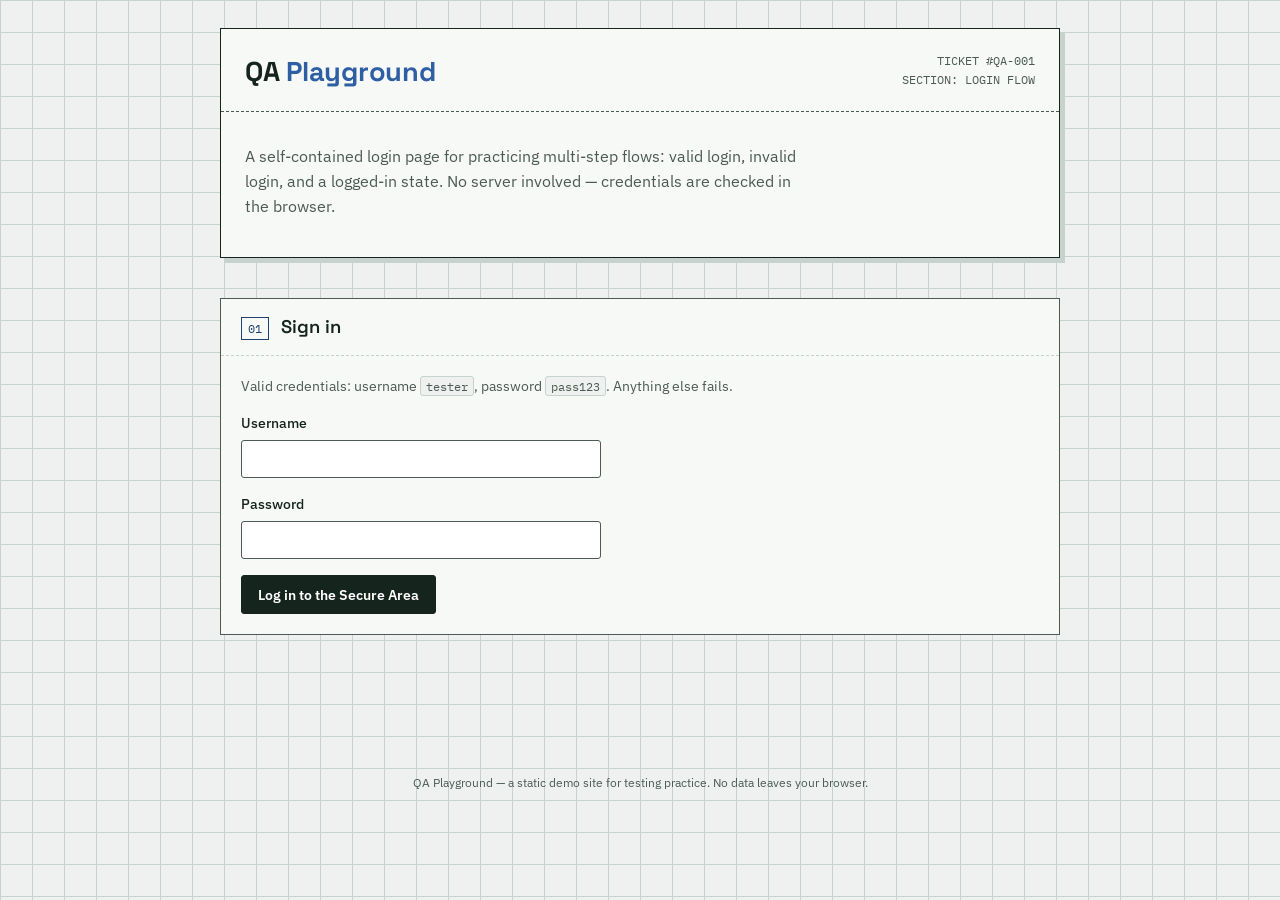
<file: index.html>
<!DOCTYPE html>
<html lang="en">
<head>
<meta charset="UTF-8">
<meta name="viewport" content="width=device-width, initial-scale=1.0">
<title>QA Playground — Login</title>
<link rel="stylesheet" href="style.css">
</head>
<body>

<div class="wrap">
  <header class="ticket-header">
    <div class="ticket-header__top">
      <h1 class="ticket-header__brand">QA <span>Playground</span></h1>
      <div class="ticket-header__id">TICKET&nbsp;#QA-001<br>SECTION: LOGIN FLOW</div>
    </div>
    <p class="ticket-header__tagline">
      A self-contained login page for practicing multi-step flows: valid login, invalid login,
      and a logged-in state. No server involved — credentials are checked in the browser.
    </p>
  </header>

  <section class="section" id="login">
    <div class="section__head">
      <span class="section__num">01</span>
      <h2 class="section__title">Sign in</h2>
    </div>
    <div class="section__body">
      <p class="section__note">
        Valid credentials: username <code>tester</code>, password <code>pass123</code>.
        Anything else fails.
      </p>

      <form id="login-form" novalidate>
        <div class="field">
          <label for="username">Username</label>
          <input type="text" id="username" data-testid="input-username" autocomplete="username">
        </div>
        <div class="field">
          <label for="password">Password</label>
          <input type="password" id="password" data-testid="input-password" autocomplete="current-password">
        </div>
        <button type="submit" id="login-submit" data-testid="btn-login">Log in to the Secure Area</button>
      </form>

      <div class="alertbox" id="login-error" data-testid="login-error"></div>
    </div>
  </section>

  <section class="section hidden" id="secure-area" data-testid="secure-area">
    <div class="section__head">
      <span class="section__num">✓</span>
      <h2 class="section__title">Secure Area</h2>
    </div>
    <div class="section__body">
      <p>
        <span class="stamp stamp--pass">LOGGED IN</span>
        &nbsp; Welcome, <strong id="welcome-name" data-testid="welcome-name"></strong>.
        This page is only reachable after a successful login.
      </p>
      <button class="secondary" id="logout-btn" data-testid="btn-logout">Log out bye!</button>
    </div>
  </section>
</div>

<footer>QA Playground — a static demo site for testing practice. No data leaves your browser.</footer>

<script src="script.js"></script>
</body>
</html>
</file>
<file: style.css>
/* ============================================================
   QA PLAYGROUND — Login Page Styles
   Theme: inspection ticket / engineering blueprint
   ============================================================ */

@import url('https://fonts.googleapis.com/css2?family=Space+Grotesk:wght@500;600;700&family=IBM+Plex+Sans:wght@400;500;600&family=IBM+Plex+Mono:wght@400;500&display=swap');

:root {
  --paper: #EEF1EF;
  --paper-line: #C7D2CE;
  --card: #F7F9F7;
  --ink: #16241E;
  --ink-soft: #4B5A53;
  --blue: #2E5FA3;
  --blue-dark: #1F416F;
  --pass: #2F7D5F;
  --pass-bg: #E2F0E8;
  --fail: #B23A2E;
  --fail-bg: #F6E3E0;
  --amber: #A9762F;
  --amber-bg: #F3EBDC;
  --radius: 3px;
  --focus: 3px solid #2E5FA3;
}

* { box-sizing: border-box; }

@media (prefers-reduced-motion: reduce) {
  * { animation-duration: 0.001ms !important; transition-duration: 0.001ms !important; }
}

html { scroll-behavior: smooth; }

body {
  margin: 0;
  font-family: 'IBM Plex Sans', system-ui, sans-serif;
  color: var(--ink);
  background:
    linear-gradient(var(--paper-line) 1px, transparent 1px) 0 0 / 100% 32px,
    linear-gradient(90deg, var(--paper-line) 1px, transparent 1px) 0 0 / 32px 100%,
    var(--paper);
  background-attachment: local;
  line-height: 1.55;
}

a { color: var(--blue); }
a:focus-visible, button:focus-visible, input:focus-visible,
[tabindex]:focus-visible {
  outline: var(--focus);
  outline-offset: 2px;
}

.wrap {
  max-width: 880px;
  margin: 0 auto;
  padding: 0 20px 80px;
}

/* ---- Header / ticket stub ---- */
.ticket-header {
  border: 1px solid var(--ink);
  background: var(--card);
  margin: 28px 0 40px;
  position: relative;
  box-shadow: 5px 5px 0 var(--paper-line);
}

.ticket-header__top {
  display: flex;
  justify-content: space-between;
  align-items: flex-start;
  gap: 16px;
  padding: 22px 24px 18px;
  border-bottom: 1px dashed var(--ink-soft);
}

.ticket-header__brand {
  font-family: 'Space Grotesk', sans-serif;
  font-weight: 700;
  font-size: 1.7rem;
  letter-spacing: -0.01em;
  margin: 0;
}

.ticket-header__brand span { color: var(--blue); }

.ticket-header__id {
  font-family: 'IBM Plex Mono', monospace;
  font-size: 0.78rem;
  color: var(--ink-soft);
  text-align: right;
  white-space: nowrap;
}

.ticket-header__tagline {
  padding: 16px 24px 22px;
  max-width: 60ch;
  color: var(--ink-soft);
}

.ticket-header__tagline strong { color: var(--ink); }

/* ---- Sections as numbered tickets ---- */
.section {
  border: 1px solid var(--ink-soft);
  background: var(--card);
  margin-bottom: 28px;
  position: relative;
}

.section__head {
  display: flex;
  align-items: baseline;
  gap: 12px;
  padding: 14px 20px;
  border-bottom: 1px dashed var(--paper-line);
}

.section__num {
  font-family: 'IBM Plex Mono', monospace;
  font-size: 0.78rem;
  color: var(--blue-dark);
  border: 1px solid var(--blue-dark);
  padding: 1px 6px;
}

.section__title {
  font-family: 'Space Grotesk', sans-serif;
  font-weight: 600;
  font-size: 1.15rem;
  margin: 0;
}

.section__body { padding: 20px; }

.section__note {
  font-size: 0.85rem;
  color: var(--ink-soft);
  margin: 0 0 16px;
}

code, .tag {
  font-family: 'IBM Plex Mono', monospace;
  font-size: 0.78rem;
  background: var(--paper);
  border: 1px solid var(--paper-line);
  padding: 1px 5px;
  border-radius: var(--radius);
}

/* ---- Form controls ---- */
label { display: block; font-size: 0.88rem; font-weight: 500; margin-bottom: 5px; }

.field { margin-bottom: 16px; max-width: 360px; }

input[type="text"], input[type="password"] {
  width: 100%;
  padding: 8px 10px;
  border: 1px solid var(--ink-soft);
  background: #fff;
  font-family: inherit;
  font-size: 0.95rem;
  border-radius: var(--radius);
}

button, .btn {
  font-family: 'IBM Plex Sans', sans-serif;
  font-weight: 600;
  font-size: 0.9rem;
  padding: 9px 16px;
  border: 1px solid var(--ink);
  background: var(--ink);
  color: #fff;
  cursor: pointer;
  border-radius: var(--radius);
}

button.secondary, .btn.secondary {
  background: var(--paper);
  color: var(--ink);
}

button:disabled { opacity: 0.45; cursor: not-allowed; }

/* ---- Stamps ---- */
.stamp {
  display: inline-block;
  font-family: 'Space Grotesk', sans-serif;
  font-weight: 700;
  font-size: 0.8rem;
  letter-spacing: 0.03em;
  padding: 4px 10px;
  border: 2px solid currentColor;
  border-radius: 4px;
  transform: rotate(-2deg);
}

.stamp--pass { color: var(--pass); background: var(--pass-bg); }
.stamp--fail { color: var(--fail); background: var(--fail-bg); }
.stamp--pending { color: var(--amber); background: var(--amber-bg); }

/* ---- Alert / toast ---- */
.alertbox {
  border: 1px solid var(--ink-soft);
  background: var(--paper);
  padding: 12px 14px;
  margin-top: 14px;
  font-size: 0.88rem;
  display: none;
}
.alertbox.show { display: block; }
.alertbox.pass { border-color: var(--pass); background: var(--pass-bg); color: var(--pass); }
.alertbox.fail { border-color: var(--fail); background: var(--fail-bg); color: var(--fail); }

/* ---- Footer ---- */
footer {
  text-align: center;
  font-size: 0.78rem;
  color: var(--ink-soft);
  padding: 30px 0 10px;
}

/* ---- Utility ---- */
.hidden { display: none; }
.mt { margin-top: 14px; }
.center-page {
  min-height: 100vh;
  display: flex;
  align-items: center;
  justify-content: center;
}
</file>
